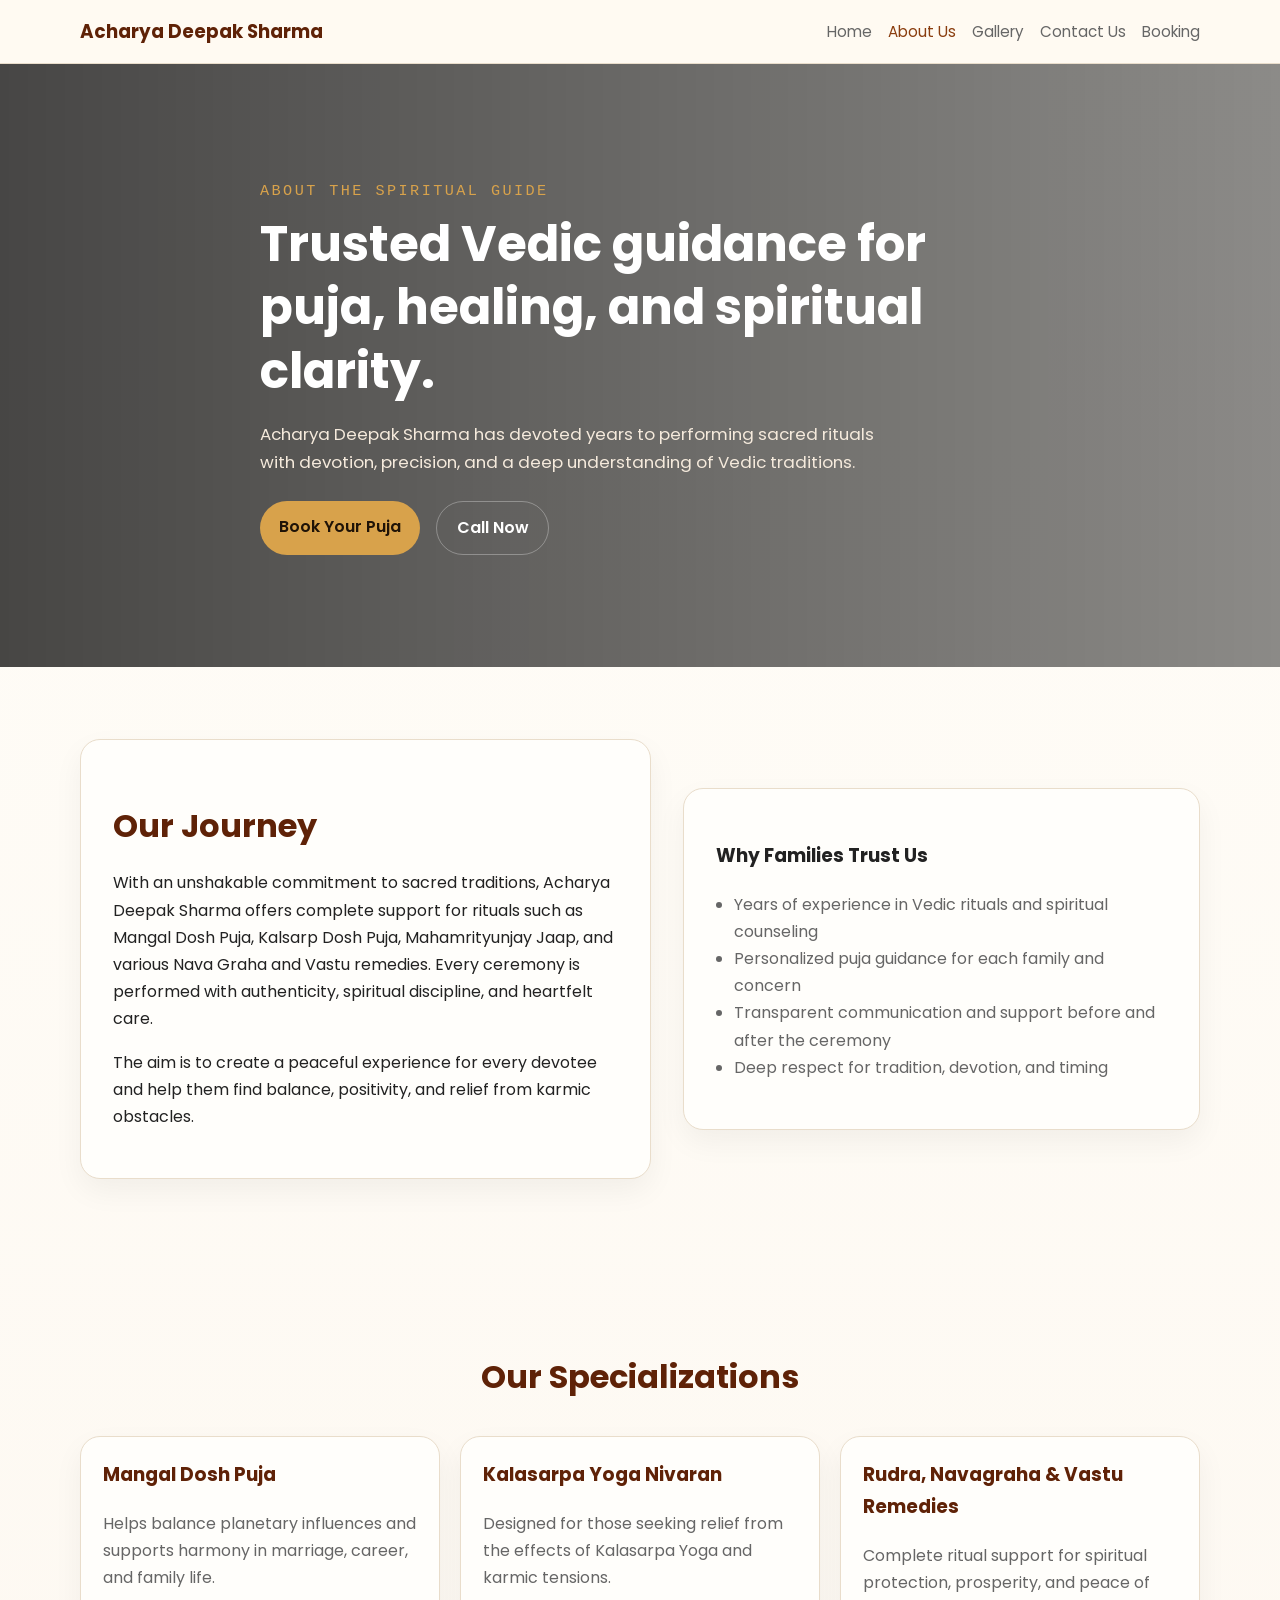
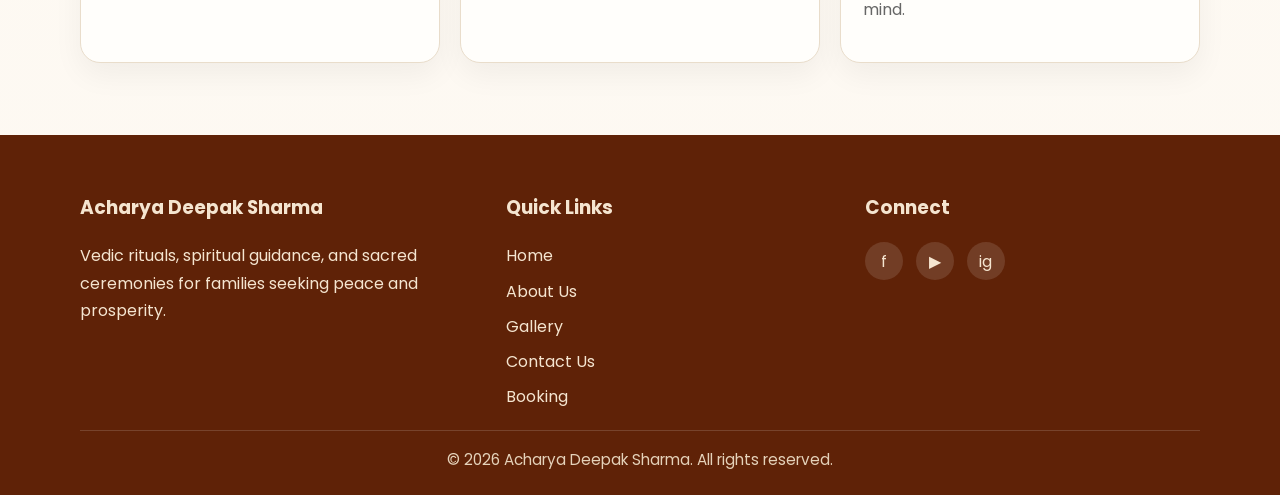
<file: about.html>
<!DOCTYPE html>
<html lang="en">
  <head>
    <meta charset="UTF-8" />
    <meta name="viewport" content="width=device-width, initial-scale=1.0" />
    <title>About Us | Acharya Deepak Sharma</title>
    <meta name="description" content="Learn about Acharya Deepak Sharma and his spiritual journey in Vedic rituals, puja, and karmic healing." />
    <link rel="preconnect" href="https://fonts.googleapis.com" />
    <link rel="preconnect" href="https://fonts.gstatic.com" crossorigin />
    <link href="https://fonts.googleapis.com/css2?family=Poppins:wght@300;400;500;600;700&display=swap" rel="stylesheet" />
    <link rel="stylesheet" href="styles.css" />
  </head>
  <body>
    <header class="site-header">
      <div class="container nav-bar">
        <a class="brand" href="index.html">Acharya Deepak Sharma</a>
        <nav class="nav-links">
          <a href="index.html">Home</a>
          <a class="active" href="about.html">About Us</a>
          <a href="gallery.html">Gallery</a>
          <a href="contact.html">Contact Us</a>
          <a href="booking.html">Booking</a>
        </nav>
      </div>
    </header>

    <main>
      <section class="hero">
        <div class="container hero-content">
          <kbd>About the Spiritual Guide</kbd>
          <h1>Trusted Vedic guidance for puja, healing, and spiritual clarity.</h1>
          <p>Acharya Deepak Sharma has devoted years to performing sacred rituals with devotion, precision, and a deep understanding of Vedic traditions.</p>
          <div class="btn-row">
            <a class="btn btn-primary" href="booking.html">Book Your Puja</a>
            <a class="btn btn-secondary" href="tel:+917000040335">Call Now</a>
          </div>
        </div>
      </section>

      <section class="section">
        <div class="container grid-2">
          <div class="card about-card">
            <h2 class="section-title" style="text-align:left; margin-bottom:1rem;">Our Journey</h2>
            <p>With an unshakable commitment to sacred traditions, Acharya Deepak Sharma offers complete support for rituals such as Mangal Dosh Puja, Kalsarp Dosh Puja, Mahamrityunjay Jaap, and various Nava Graha and Vastu remedies. Every ceremony is performed with authenticity, spiritual discipline, and heartfelt care.</p>
            <p style="margin-top:1rem;">The aim is to create a peaceful experience for every devotee and help them find balance, positivity, and relief from karmic obstacles.</p>
          </div>
          <div class="card about-card">
            <h3>Why Families Trust Us</h3>
            <ul>
              <li>Years of experience in Vedic rituals and spiritual counseling</li>
              <li>Personalized puja guidance for each family and concern</li>
              <li>Transparent communication and support before and after the ceremony</li>
              <li>Deep respect for tradition, devotion, and timing</li>
            </ul>
          </div>
        </div>
      </section>

      <section class="section">
        <div class="container">
          <h2 class="section-title">Our Specializations</h2>
          <div class="services-grid">
            <div class="service-card">
              <h3>Mangal Dosh Puja</h3>
              <p>Helps balance planetary influences and supports harmony in marriage, career, and family life.</p>
            </div>
            <div class="service-card">
              <h3>Kalasarpa Yoga Nivaran</h3>
              <p>Designed for those seeking relief from the effects of Kalasarpa Yoga and karmic tensions.</p>
            </div>
            <div class="service-card">
              <h3>Rudra, Navagraha & Vastu Remedies</h3>
              <p>Complete ritual support for spiritual protection, prosperity, and peace of mind.</p>
            </div>
          </div>
        </div>
      </section>
    </main>

    <footer class="site-footer">
      <div class="container footer-grid">
        <div>
          <h3>Acharya Deepak Sharma</h3>
          <p>Vedic rituals, spiritual guidance, and sacred ceremonies for families seeking peace and prosperity.</p>
        </div>
        <div>
          <h3>Quick Links</h3>
          <div class="footer-links">
            <a href="index.html">Home</a>
            <a href="about.html">About Us</a>
            <a href="gallery.html">Gallery</a>
            <a href="contact.html">Contact Us</a>
            <a href="booking.html">Booking</a>
          </div>
        </div>
        <div>
          <h3>Connect</h3>
          <div class="social-links">
            <a href="https://www.facebook.com/share/v/16dz82LTVd/?mibextid=wwXIfr" target="_blank" rel="noreferrer">f</a>
            <a href="https://www.youtube.com/@P.deepaksharma9977" target="_blank" rel="noreferrer">▶</a>
            <a href="https://www.instagram.com/p.deepak_sharma_/profilecard/?igsh=MWM0aHFzY3FvYmhjMQ%3D%3D" target="_blank" rel="noreferrer">ig</a>
          </div>
        </div>
      </div>
      <div class="container copyright">© 2026 Acharya Deepak Sharma. All rights reserved.</div>
    </footer>

    <script src="script.js"></script>
  </body>
</html>
</file>
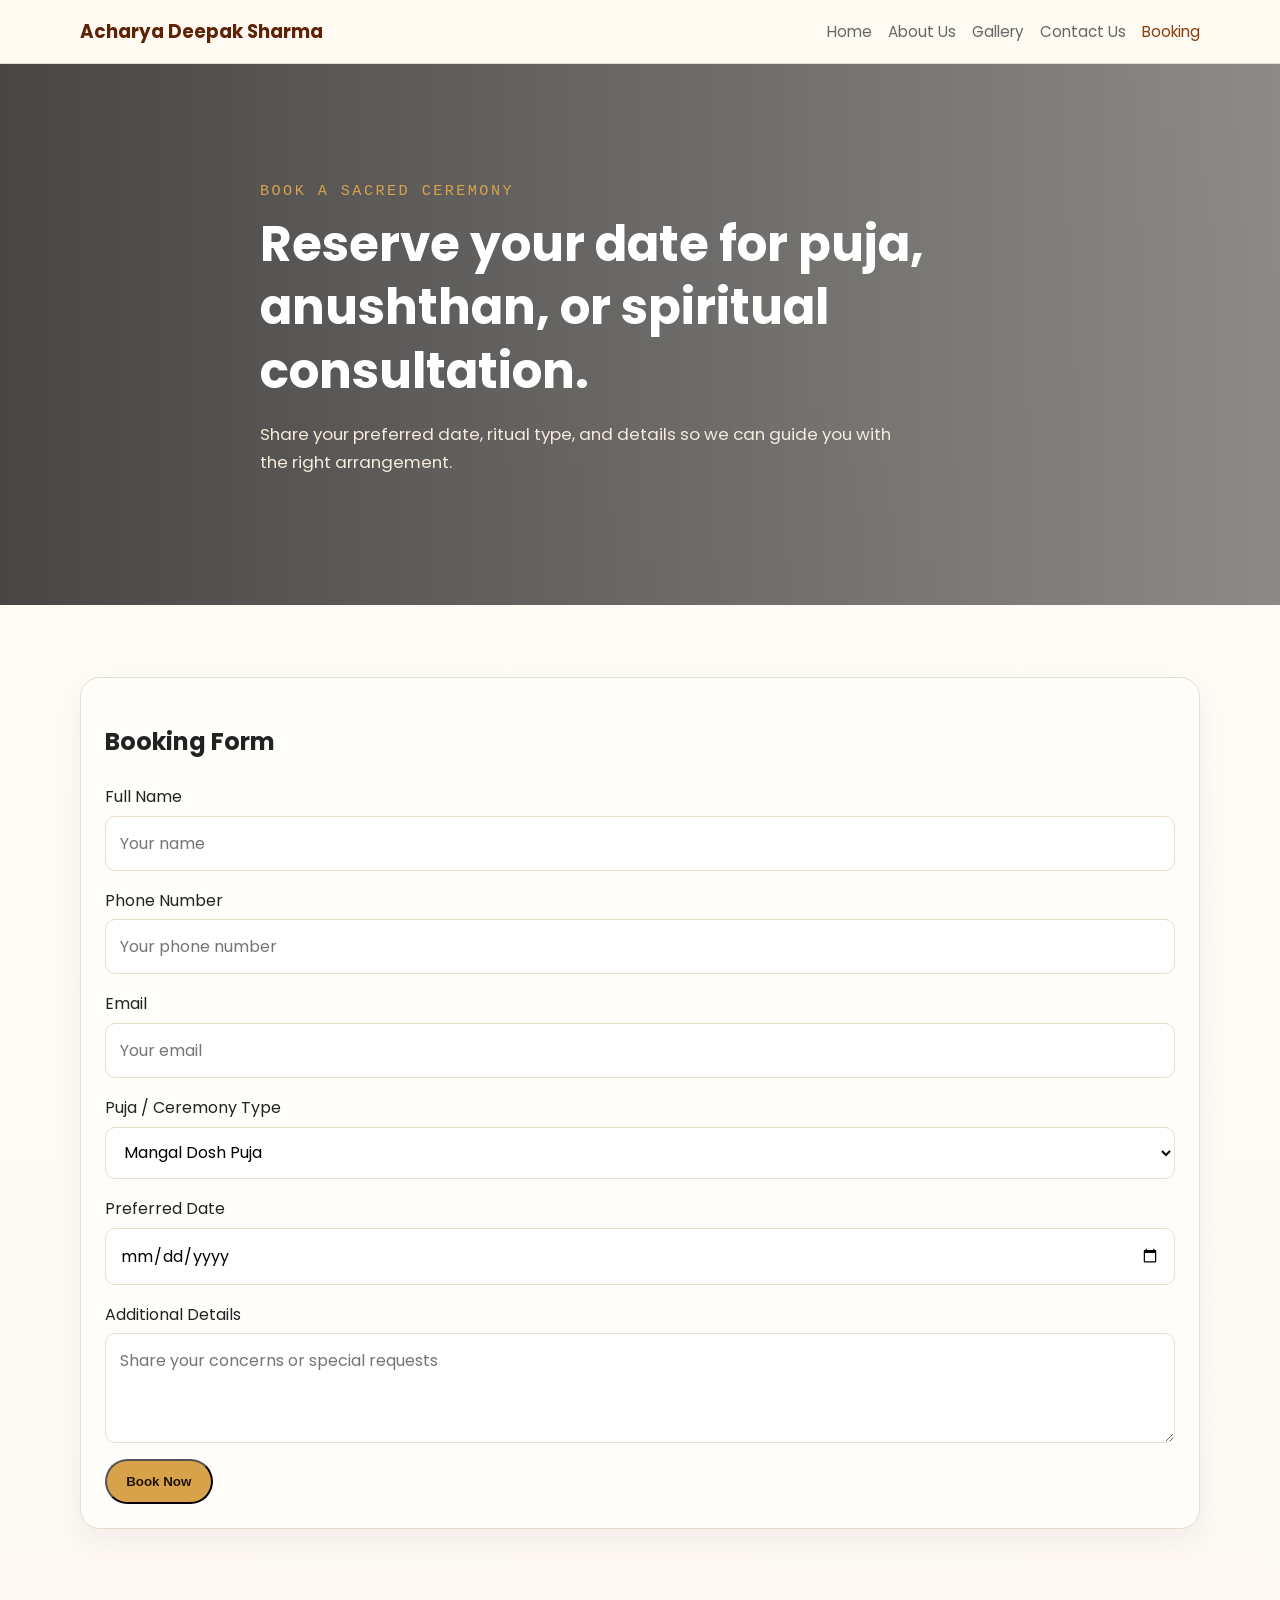
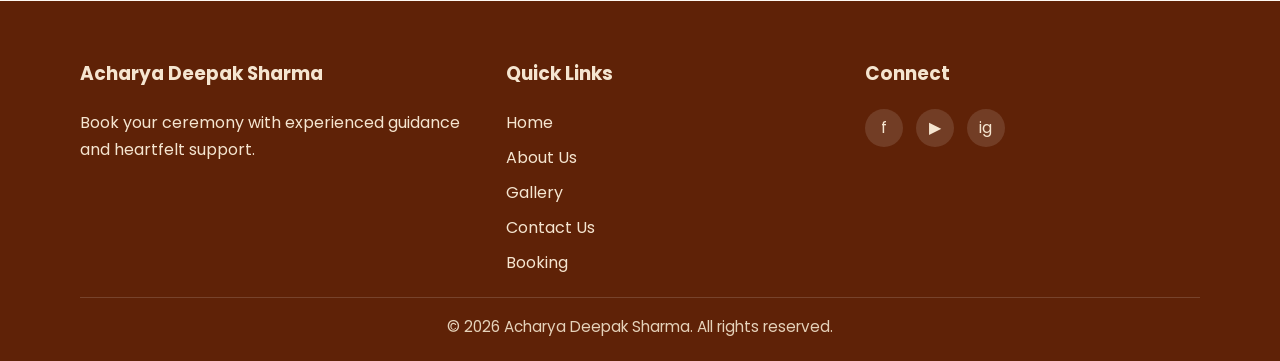
<file: booking.html>
<!DOCTYPE html>
<html lang="en">
  <head>
    <meta charset="UTF-8" />
    <meta name="viewport" content="width=device-width, initial-scale=1.0" />
    <title>Booking | Acharya Deepak Sharma</title>
    <meta name="description" content="Book your puja, consultation, or spiritual ceremony with Acharya Deepak Sharma." />
    <link rel="preconnect" href="https://fonts.googleapis.com" />
    <link rel="preconnect" href="https://fonts.gstatic.com" crossorigin />
    <link href="https://fonts.googleapis.com/css2?family=Poppins:wght@300;400;500;600;700&display=swap" rel="stylesheet" />
    <link rel="stylesheet" href="styles.css" />
  </head>
  <body>
    <header class="site-header">
      <div class="container nav-bar">
        <a class="brand" href="index.html">Acharya Deepak Sharma</a>
        <nav class="nav-links">
          <a href="index.html">Home</a>
          <a href="about.html">About Us</a>
          <a href="gallery.html">Gallery</a>
          <a href="contact.html">Contact Us</a>
          <a class="active" href="booking.html">Booking</a>
        </nav>
      </div>
    </header>

    <main>
      <section class="hero">
        <div class="container hero-content">
          <kbd>Book a Sacred Ceremony</kbd>
          <h1>Reserve your date for puja, anushthan, or spiritual consultation.</h1>
          <p>Share your preferred date, ritual type, and details so we can guide you with the right arrangement.</p>
        </div>
      </section>

      <section class="section">
        <div class="container">
          <div class="booking-card">
            <h2>Booking Form</h2>
            <form data-form>
              <div class="form-group">
                <label for="name">Full Name</label>
                <input id="name" name="name" placeholder="Your name" required />
              </div>
              <div class="form-group">
                <label for="phone">Phone Number</label>
                <input id="phone" name="phone" placeholder="Your phone number" required />
              </div>
              <div class="form-group">
                <label for="email">Email</label>
                <input id="email" name="email" type="email" placeholder="Your email" />
              </div>
              <div class="form-group">
                <label for="puja">Puja / Ceremony Type</label>
                <select id="puja" name="puja">
                  <option>Mangal Dosh Puja</option>
                  <option>Kalsarp Dosh Puja</option>
                  <option>Mahamrityunjay Jaap</option>
                  <option>Navagraha Shanti</option>
                  <option>Vastu / Rudra / Other</option>
                </select>
              </div>
              <div class="form-group">
                <label for="date">Preferred Date</label>
                <input id="date" name="date" type="date" />
              </div>
              <div class="form-group">
                <label for="message">Additional Details</label>
                <textarea id="message" name="message" placeholder="Share your concerns or special requests"></textarea>
              </div>
              <button class="btn btn-primary" type="submit">Book Now</button>
            </form>
          </div>
        </div>
      </section>
    </main>

    <footer class="site-footer">
      <div class="container footer-grid">
        <div>
          <h3>Acharya Deepak Sharma</h3>
          <p>Book your ceremony with experienced guidance and heartfelt support.</p>
        </div>
        <div>
          <h3>Quick Links</h3>
          <div class="footer-links">
            <a href="index.html">Home</a>
            <a href="about.html">About Us</a>
            <a href="gallery.html">Gallery</a>
            <a href="contact.html">Contact Us</a>
            <a href="booking.html">Booking</a>
          </div>
        </div>
        <div>
          <h3>Connect</h3>
          <div class="social-links">
            <a href="https://www.facebook.com/share/v/16dz82LTVd/?mibextid=wwXIfr" target="_blank" rel="noreferrer">f</a>
            <a href="https://www.youtube.com/@P.deepaksharma9977" target="_blank" rel="noreferrer">▶</a>
            <a href="https://www.instagram.com/p.deepak_sharma_/profilecard/?igsh=MWM0aHFzY3FvYmhjMQ%3D%3D" target="_blank" rel="noreferrer">ig</a>
          </div>
        </div>
      </div>
      <div class="container copyright">© 2026 Acharya Deepak Sharma. All rights reserved.</div>
    </footer>

    <script src="script.js"></script>
  </body>
</html>
</file>
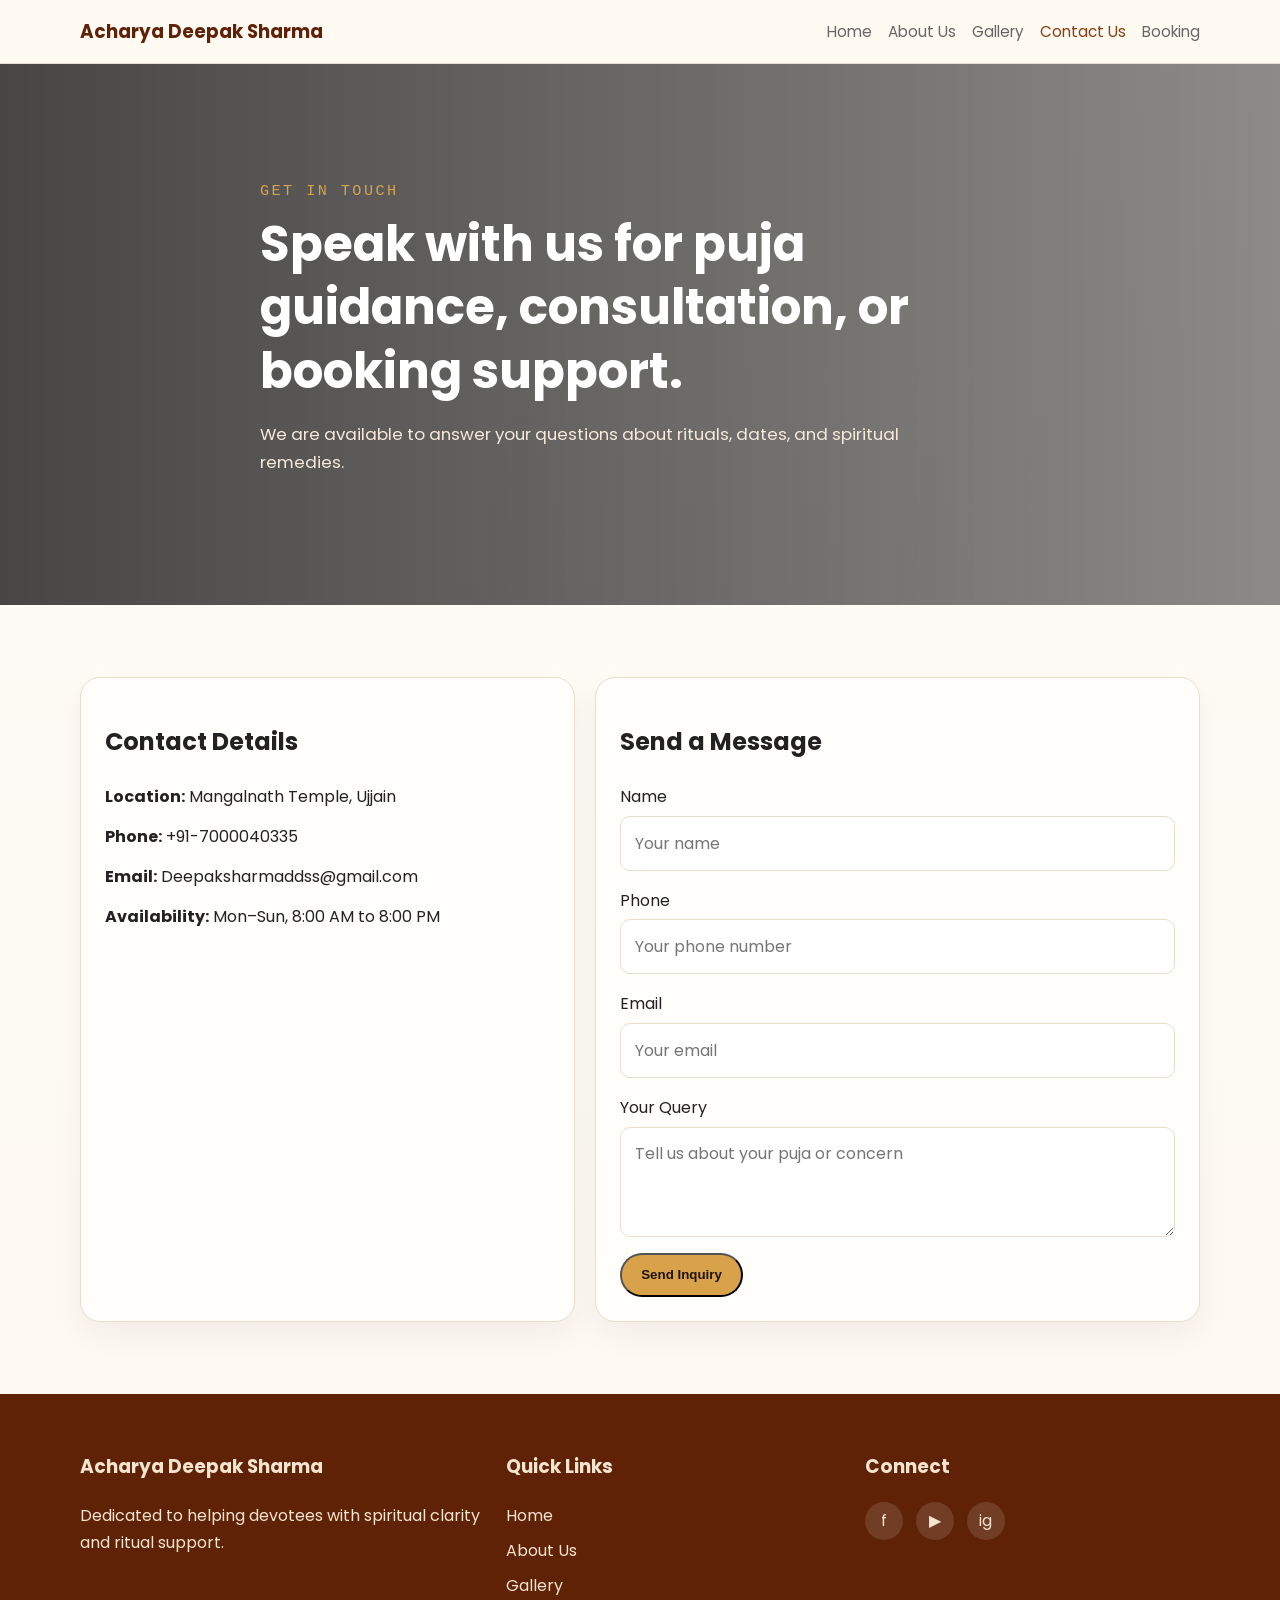
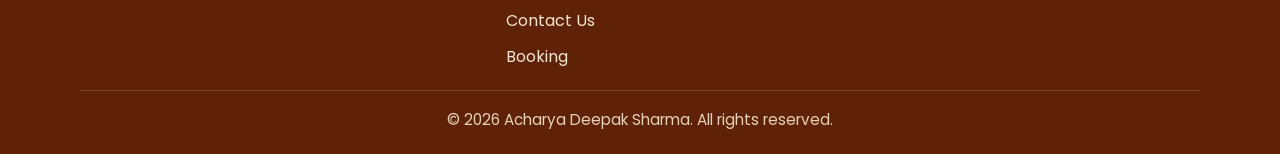
<file: contact.html>
<!DOCTYPE html>
<html lang="en">
  <head>
    <meta charset="UTF-8" />
    <meta name="viewport" content="width=device-width, initial-scale=1.0" />
    <title>Contact Us | Acharya Deepak Sharma</title>
    <meta name="description" content="Contact Acharya Deepak Sharma for puja guidance, consultation, and booking support." />
    <link rel="preconnect" href="https://fonts.googleapis.com" />
    <link rel="preconnect" href="https://fonts.gstatic.com" crossorigin />
    <link href="https://fonts.googleapis.com/css2?family=Poppins:wght@300;400;500;600;700&display=swap" rel="stylesheet" />
    <link rel="stylesheet" href="styles.css" />
  </head>
  <body>
    <header class="site-header">
      <div class="container nav-bar">
        <a class="brand" href="index.html">Acharya Deepak Sharma</a>
        <nav class="nav-links">
          <a href="index.html">Home</a>
          <a href="about.html">About Us</a>
          <a href="gallery.html">Gallery</a>
          <a class="active" href="contact.html">Contact Us</a>
          <a href="booking.html">Booking</a>
        </nav>
      </div>
    </header>

    <main>
      <section class="hero">
        <div class="container hero-content">
          <kbd>Get in touch</kbd>
          <h1>Speak with us for puja guidance, consultation, or booking support.</h1>
          <p>We are available to answer your questions about rituals, dates, and spiritual remedies.</p>
        </div>
      </section>

      <section class="section">
        <div class="container contact-grid">
          <div class="contact-card">
            <h2>Contact Details</h2>
            <div class="contact-list">
              <div><strong>Location:</strong> Mangalnath Temple, Ujjain</div>
              <div><strong>Phone:</strong> <a href="tel:+917000040335">+91-7000040335</a></div>
              <div><strong>Email:</strong> <a href="mailto:Deepaksharmaddss@gmail.com">Deepaksharmaddss@gmail.com</a></div>
              <div><strong>Availability:</strong> Mon–Sun, 8:00 AM to 8:00 PM</div>
            </div>
          </div>
          <div class="contact-card">
            <h2>Send a Message</h2>
            <form data-form>
              <div class="form-group">
                <label for="name">Name</label>
                <input id="name" name="name" placeholder="Your name" required />
              </div>
              <div class="form-group">
                <label for="phone">Phone</label>
                <input id="phone" name="phone" placeholder="Your phone number" required />
              </div>
              <div class="form-group">
                <label for="email">Email</label>
                <input id="email" name="email" type="email" placeholder="Your email" />
              </div>
              <div class="form-group">
                <label for="message">Your Query</label>
                <textarea id="message" name="message" placeholder="Tell us about your puja or concern"></textarea>
              </div>
              <button class="btn btn-primary" type="submit">Send Inquiry</button>
            </form>
          </div>
        </div>
      </section>
    </main>

    <footer class="site-footer">
      <div class="container footer-grid">
        <div>
          <h3>Acharya Deepak Sharma</h3>
          <p>Dedicated to helping devotees with spiritual clarity and ritual support.</p>
        </div>
        <div>
          <h3>Quick Links</h3>
          <div class="footer-links">
            <a href="index.html">Home</a>
            <a href="about.html">About Us</a>
            <a href="gallery.html">Gallery</a>
            <a href="contact.html">Contact Us</a>
            <a href="booking.html">Booking</a>
          </div>
        </div>
        <div>
          <h3>Connect</h3>
          <div class="social-links">
            <a href="https://www.facebook.com/share/v/16dz82LTVd/?mibextid=wwXIfr" target="_blank" rel="noreferrer">f</a>
            <a href="https://www.youtube.com/@P.deepaksharma9977" target="_blank" rel="noreferrer">▶</a>
            <a href="https://www.instagram.com/p.deepak_sharma_/profilecard/?igsh=MWM0aHFzY3FvYmhjMQ%3D%3D" target="_blank" rel="noreferrer">ig</a>
          </div>
        </div>
      </div>
      <div class="container copyright">© 2026 Acharya Deepak Sharma. All rights reserved.</div>
    </footer>

    <script src="script.js"></script>
  </body>
</html>
</file>
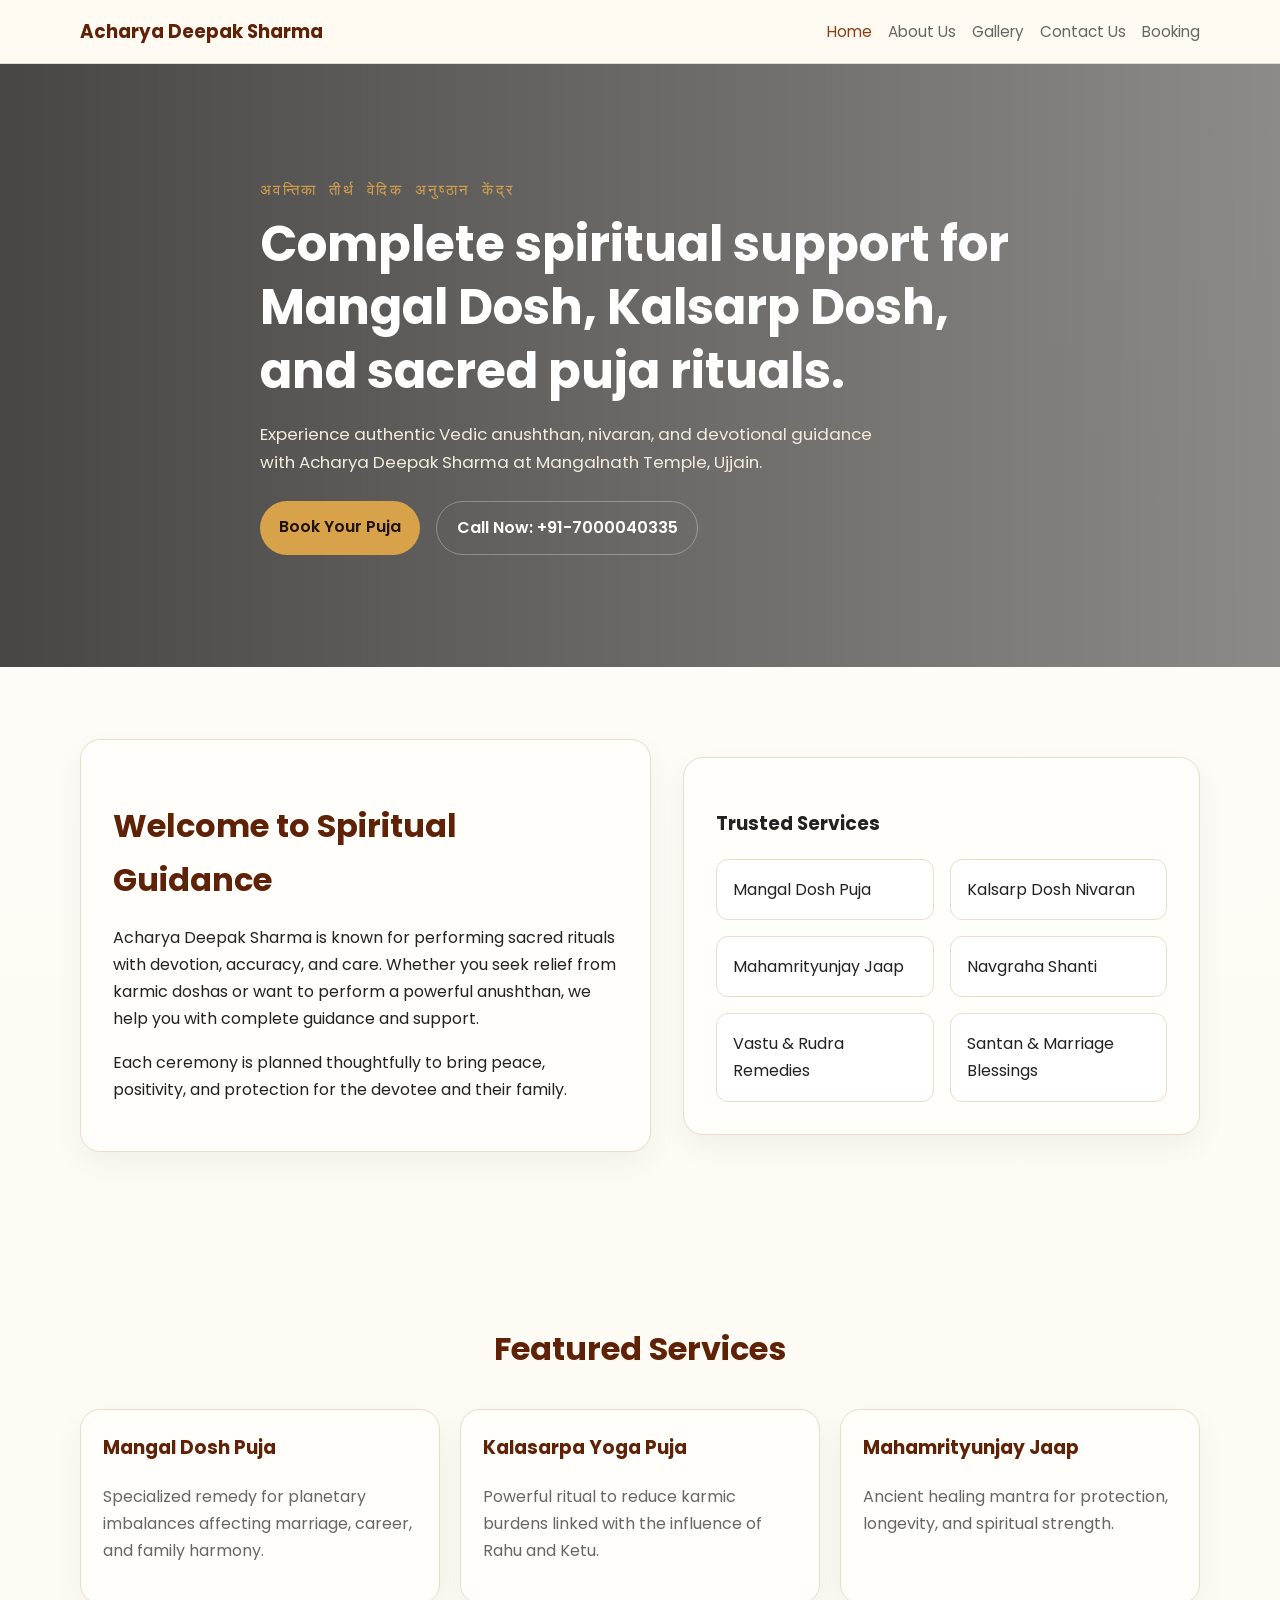
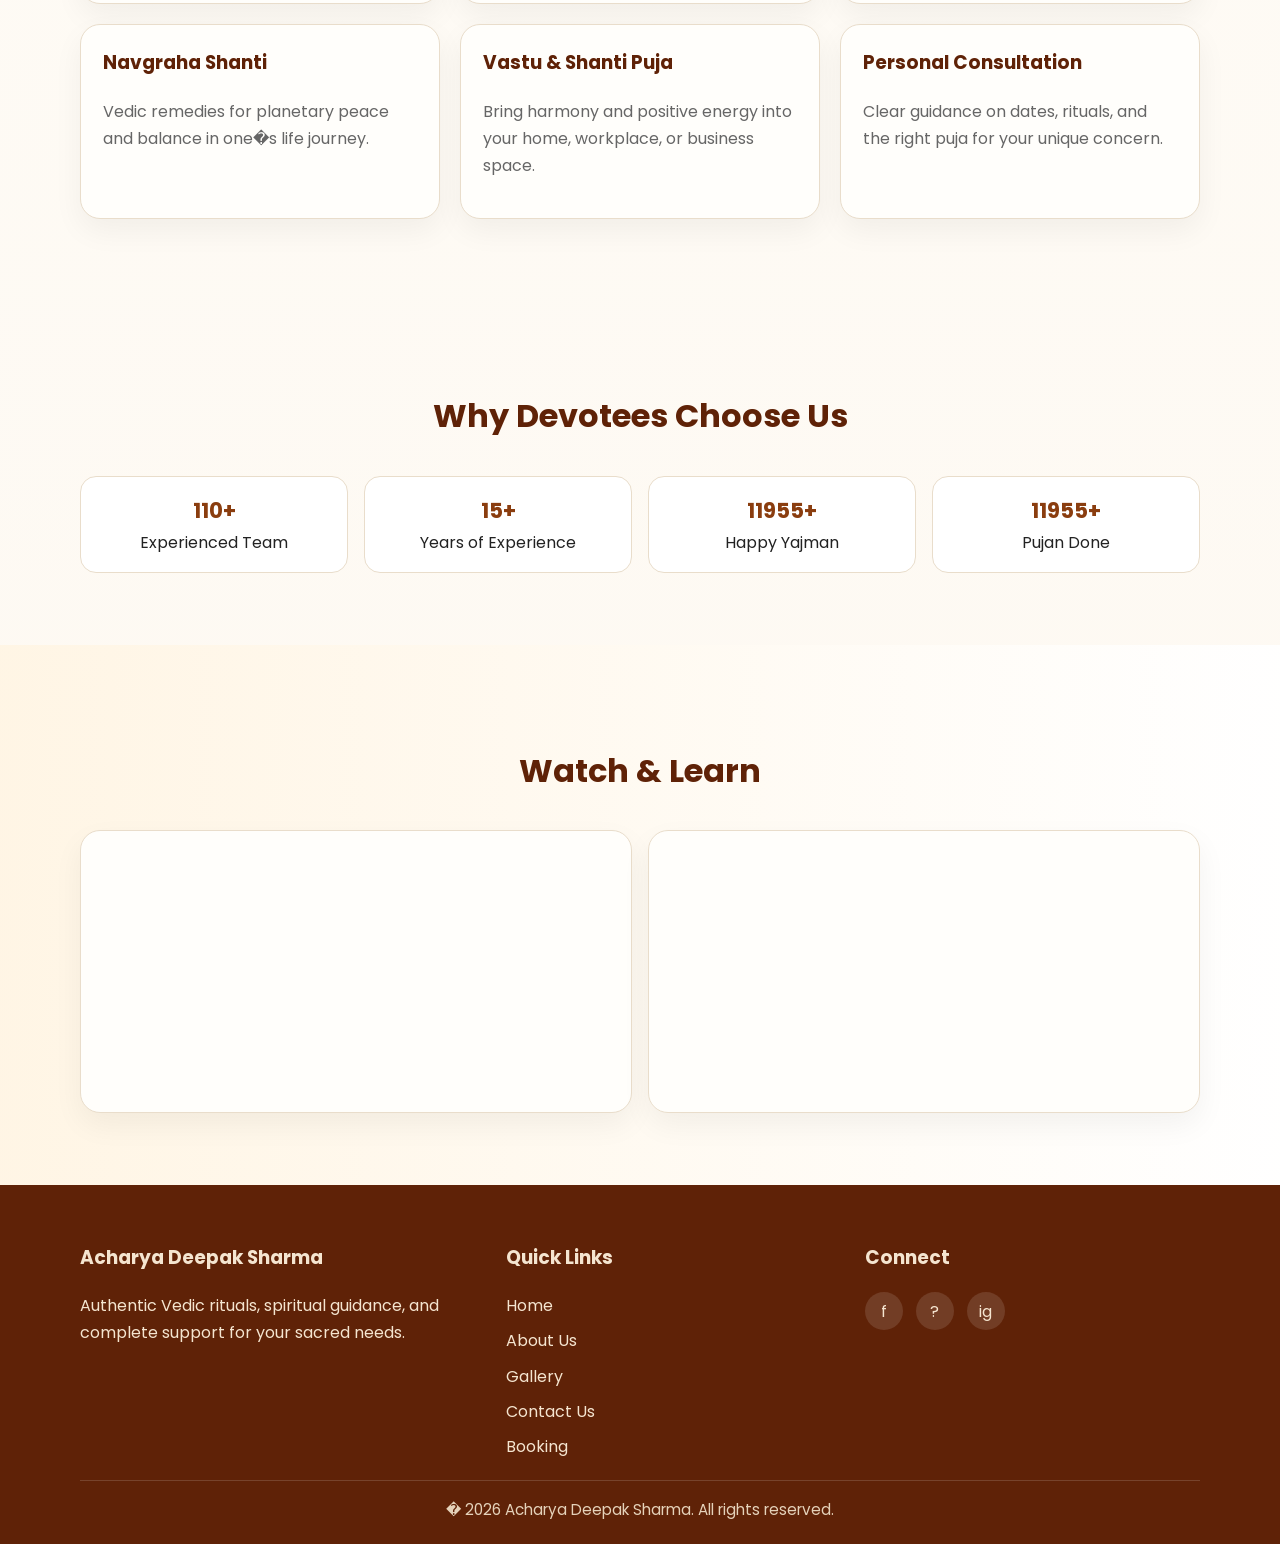
<file: indx.html>
<!DOCTYPE html>
<html lang="en">
  <head>
    <meta charset="UTF-8" />
    <meta name="viewport" content="width=device-width, initial-scale=1.0" />
    <title>Mangal Dosh Kalsarp Puja | Acharya Deepak Sharma</title>
    <meta name="description" content="Complete spiritual website for Mangal Dosh, Kalsarp Puja, Mahamrityunjay Jaap, and sacred Vedic rituals by Acharya Deepak Sharma." />
    <link rel="preconnect" href="https://fonts.googleapis.com" />
    <link rel="preconnect" href="https://fonts.gstatic.com" crossorigin />
    <link href="https://fonts.googleapis.com/css2?family=Poppins:wght@300;400;500;600;700&display=swap" rel="stylesheet" />
    <link rel="stylesheet" href="styles.css" />
  </head>
  <body>
    <header class="site-header">
      <div class="container nav-bar">
        <a class="brand" href="index.html">Acharya Deepak Sharma</a>
        <nav class="nav-links">
          <a class="active" href="index.html">Home</a>
          <a href="about.html">About Us</a>
          <a href="gallery.html">Gallery</a>
          <a href="contact.html">Contact Us</a>
          <a href="booking.html">Booking</a>
        </nav>
      </div>
    </header>

    <main>
      <section class="hero">
        <div class="container hero-content">
          <kbd>अवन्तिका तीर्थ वेदिक अनुष्ठान केंद्र</kbd>
          <h1>Complete spiritual support for Mangal Dosh, Kalsarp Dosh, and sacred puja rituals.</h1>
          <p>Experience authentic Vedic anushthan, nivaran, and devotional guidance with Acharya Deepak Sharma at Mangalnath Temple, Ujjain.</p>
          <div class="btn-row">
            <a class="btn btn-primary" href="booking.html">Book Your Puja</a>
            <a class="btn btn-secondary" href="tel:+917000040335">Call Now: +91-7000040335</a>
          </div>
        </div>
      </section>
 

      <section class="section">
        <div class="container grid-2">
          <div class="card about-card">
            <h2 class="section-title" style="text-align:left; margin-bottom:1rem;">Welcome to Spiritual Guidance</h2>
            <p>Acharya Deepak Sharma is known for performing sacred rituals with devotion, accuracy, and care. Whether you seek relief from karmic doshas or want to perform a powerful anushthan, we help you with complete guidance and support.</p>
            <p style="margin-top:1rem;">Each ceremony is planned thoughtfully to bring peace, positivity, and protection for the devotee and their family.</p>
          </div>
          <div class="card about-card">
            <h3>Trusted Services</h3>
            <div class="puja-list">
              <div class="puja-item">Mangal Dosh Puja</div>
              <div class="puja-item">Kalsarp Dosh Nivaran</div>
              <div class="puja-item">Mahamrityunjay Jaap</div>
              <div class="puja-item">Navgraha Shanti</div>
              <div class="puja-item">Vastu & Rudra Remedies</div>
              <div class="puja-item">Santan & Marriage Blessings</div>
            </div>
          </div>
        </div>
      </section>

      <section class="section">
        <div class="container">
          <h2 class="section-title">Featured Services</h2>
          <div class="services-grid">
            <div class="service-card">
              <h3>Mangal Dosh Puja</h3>
              <p>Specialized remedy for planetary imbalances affecting marriage, career, and family harmony.</p>
            </div>
            <div class="service-card">
              <h3>Kalasarpa Yoga Puja</h3>
              <p>Powerful ritual to reduce karmic burdens linked with the influence of Rahu and Ketu.</p>
            </div>
            <div class="service-card">
              <h3>Mahamrityunjay Jaap</h3>
              <p>Ancient healing mantra for protection, longevity, and spiritual strength.</p>
            </div>
            <div class="service-card">
              <h3>Navgraha Shanti</h3>
              <p>Vedic remedies for planetary peace and balance in one�s life journey.</p>
            </div>
            <div class="service-card">
              <h3>Vastu & Shanti Puja</h3>
              <p>Bring harmony and positive energy into your home, workplace, or business space.</p>
            </div>
            <div class="service-card">
              <h3>Personal Consultation</h3>
              <p>Clear guidance on dates, rituals, and the right puja for your unique concern.</p>
            </div>
          </div>
        </div>
      </section>

      <section class="section">
        <div class="container">
          <h2 class="section-title">Why Devotees Choose Us</h2>
          <div class="stats">
            <div class="stat"><strong>110+</strong><span>Experienced Team</span></div>
            <div class="stat"><strong>15+</strong><span>Years of Experience</span></div>
            <div class="stat"><strong>11955+</strong><span>Happy Yajman</span></div>
            <div class="stat"><strong>11955+</strong><span>Pujan Done</span></div>
          </div>
        </div>
      </section>

      <section class="section video-section">
        <div class="container">
          <h2 class="section-title">Watch & Learn</h2>
          <div class="video-grid">
            <div class="card video-card">
              <iframe src="https://www.youtube.com/embed/2Vv-BfVoq4g" title="Spiritual guidance video" allowfullscreen></iframe>
            </div>
            <div class="card video-card">
              <iframe src="https://www.youtube.com/embed/ScMzIvxBSi4" title="Puja ceremony video" allowfullscreen></iframe>
            </div>
          </div>
        </div>
      </section>
    </main>

    <footer class="site-footer">
      <div class="container footer-grid">
        <div>
          <h3>Acharya Deepak Sharma</h3>
          <p>Authentic Vedic rituals, spiritual guidance, and complete support for your sacred needs.</p>
        </div>
        <div>
          <h3>Quick Links</h3>
          <div class="footer-links">
            <a href="index.html">Home</a>
            <a href="about.html">About Us</a>
            <a href="gallery.html">Gallery</a>
            <a href="contact.html">Contact Us</a>
            <a href="booking.html">Booking</a>
          </div>
        </div>
        <div>
          <h3>Connect</h3>
          <div class="social-links">
            <a href="https://www.facebook.com/share/v/16dz82LTVd/?mibextid=wwXIfr" target="_blank" rel="noreferrer">f</a>
            <a href="https://www.youtube.com/@P.deepaksharma9977" target="_blank" rel="noreferrer">?</a>
            <a href="https://www.instagram.com/p.deepak_sharma_/profilecard/?igsh=MWM0aHFzY3FvYmhjMQ%3D%3D" target="_blank" rel="noreferrer">ig</a>
          </div>
        </div>
      </div>
      <div class="container copyright">� 2026 Acharya Deepak Sharma. All rights reserved.</div>
    </footer>

    <script src="script.js"></script>
  </body>
</html>
</file>
<file: styles.css>
:root {
  --primary: #8a3d0f;
  --primary-dark: #5f2207;
  --accent: #d8a24b;
  --text: #222;
  --muted: #666;
  --bg: #fdf8f1;
  --card: #fffefb;
  --border: #e9ddcb;
}

* { box-sizing: border-box; }
html { scroll-behavior: smooth; }
body {
  margin: 0;
  font-family: 'Poppins', 'Segoe UI', sans-serif;
  color: var(--text);
  background: linear-gradient(180deg, #fffdf8 0%, var(--bg) 100%);
  line-height: 1.7;
}
.gerely{
    /* display: flex;
    flex-wrap: wrap;
    justify-content: center;
    justify-items: center;
    gap: 1rem;
    padding: 2rem 0;
    width: 300px;
    height: auto; */
        font-family: Poppins,Noto Sans Devanagari,sans-serif;
    line-height: 1.6;
    color: #333;
    margin: 0;
    padding: 0;
    box-sizing: border-box;
    display: grid;
    gap: 1.5rem;
    grid-template-columns: repeat(auto-fill,minmax(150px,1fr));
}
.section-description{
        font-family: Poppins,Noto Sans Devanagari,sans-serif;
    line-height: 1.6;
    color: #333;
    margin: 0;
    box-sizing: border-box;
    padding: 3px 0;
    background: #fff;
}
.about-content{
        --fa-style-family-brands: "Font Awesome 6 Brands";
    --fa-font-brands: normal 400 1em/1 "Font Awesome 6 Brands";
    --fa-font-regular: normal 400 1em/1 "Font Awesome 6 Free";
    --fa-style-family-classic: "Font Awesome 6 Free";
    --fa-font-solid: normal 900 1em/1 "Font Awesome 6 Free";
    --primary-color: #FF7722;
    --secondary-color: #FFD700;
    --accent-color: #800000;
    --light-bg: #FFF8F0;
    --dark-bg: #4B2C20;
    --white: #FFFFFF;
    --text-dark: #333333;
    --text-light: #777777;
    --transition: all 0.3s ease;
    --shadow: 0 5px 15px rgba(0, 0, 0, 0.1);
    --border-radius: 8px;
    font-family: 'Poppins', sans-serif;
    line-height: 1.6;
    color: var(--text-dark);
    margin: 0;
    box-sizing: border-box;
    padding: 3rem 0;
    background-color: var(--white)
}
a { color: inherit; text-decoration: none; }
img { width: 100%; display: block; object-fit: cover; }
.container { width: min(1120px, calc(100% - 2rem)); margin: 0 auto; }
.site-header {
  position: sticky;
  top: 0;
  z-index: 20;
  background: rgba(255, 250, 242, 0.95);
  backdrop-filter: blur(8px);
  border-bottom: 1px solid var(--border);
}
.nav-bar {
  display: flex;
  align-items: center;
  justify-content: space-between;
  padding: 1rem 0;
  gap: 1rem;
}
.brand {
  font-size: 1.15rem;
  font-weight: 700;
  color: var(--primary-dark);
}
.nav-links { display: flex; flex-wrap: wrap; gap: 1rem; }
.nav-links a {
  font-size: 0.95rem;
  color: var(--muted);
  transition: color .2s ease;
}
.nav-links a:hover,
.nav-links a.active {
  color: var(--primary);
}
.hero {
  background: linear-gradient(90deg, rgba(0,0,0,.72), rgba(0,0,0,.45)), url('https://images.unsplash.com/photo-1506126613408-eca07ce68773?auto=format&fit=crop&w=1600&q=80') center/cover;
  color: white;
  padding: 7rem 0;
}
.hero-content { max-width: 760px; }
.hero kbd { font-size: 0.95rem; color: var(--accent); letter-spacing: .16em; text-transform: uppercase; }
.hero h1 {
  font-size: clamp(2rem, 3.8vw, 3.2rem);
  line-height: 1.3;
  margin: 0.5rem 0 1rem;
}
.hero p { font-size: 1.05rem; color: #f5eadc; max-width: 650px; }
.btn-row { display: flex; flex-wrap: wrap; gap: 1rem; margin-top: 1.5rem; }
.btn {
  display: inline-block;
  padding: 0.8rem 1.2rem;
  border-radius: 999px;
  font-weight: 600;
  transition: transform .2s ease, box-shadow .2s ease;
}
.btn:hover { transform: translateY(-2px); }
.btn-primary { background: var(--accent); color: #1f1307; }
.btn-secondary { border: 1px solid rgba(255,255,255,.3); color: white; }
.section { padding: 4.5rem 0; }
.section-title {
  text-align: center;
  font-size: 2rem;
  color: var(--primary-dark);
  margin-bottom: 2rem;
}
.grid-2 { display: grid; grid-template-columns: 1.05fr 0.95fr; gap: 2rem; align-items: center; }
.card, .service-card, .gallery-card, .contact-card, .booking-card {
  background: var(--card);
  border: 1px solid var(--border);
  border-radius: 20px;
  box-shadow: 0 12px 30px rgba(0,0,0,.05);
}
.about-card { padding: 2rem; }
.about-card ul { padding-left: 1.1rem; color: var(--muted); }
.stats {
  display: grid;
  grid-template-columns: repeat(4, minmax(0, 1fr));
  gap: 1rem;
  margin-top: 1.5rem;
}
.stat { background: #fff; border: 1px solid var(--border); border-radius: 16px; padding: 1rem; text-align: center; }
.stat strong { display: block; font-size: 1.35rem; color: var(--primary); }
.services-grid {
  display: grid;
  grid-template-columns: repeat(3, minmax(0, 1fr));
  gap: 1.25rem;
}
.service-card { padding: 1.4rem; }
.service-card h3 { color: var(--primary-dark); margin-top: 0; }
.service-card p { color: var(--muted); }
.puja-list {
  display: grid;
  grid-template-columns: repeat(2, minmax(0, 1fr));
  gap: 1rem;
  margin-top: 1rem;
}
.puja-item { background: #fff; border: 1px solid var(--border); border-radius: 12px; padding: 1rem; }
.gallery-grid { display: grid; grid-template-columns: repeat(3, minmax(0, 1fr)); gap: 1rem; }
.gallery-card { overflow: hidden; }
.gallery-card img { height: 220px; }
.gallery-card .gallery-body { padding: 1rem; }
.video-section { background: linear-gradient(90deg, rgba(255,245,228,0.95), rgba(255,255,255,0.95)); }
.video-grid { display: grid; grid-template-columns: repeat(2, minmax(0, 1fr)); gap: 1rem; }
.video-card { padding: 1rem; }
.video-card iframe { width: 100%; min-height: 240px; border: 0; border-radius: 14px; }
.contact-grid { display: grid; grid-template-columns: 0.9fr 1.1fr; gap: 1.25rem; }
.contact-card, .booking-card { padding: 1.5rem; }
.contact-list { display: grid; gap: .8rem; margin-top: 1rem; }
.form-group { display: flex; flex-direction: column; gap: .35rem; margin-bottom: 1rem; }
.form-group input,
.form-group select,
.form-group textarea {
  border: 1px solid var(--border);
  border-radius: 10px;
  padding: 0.8rem 0.9rem;
  font: inherit;
  background: #fff;
}
.form-group textarea { min-height: 110px; resize: vertical; }
.form-note { color: var(--muted); font-size: 0.9rem; }
.site-footer {
  background: var(--primary-dark);
  color: #f5e5d0;
  padding: 2.4rem 0 1.4rem;
}
.footer-grid { display: grid; grid-template-columns: 1.2fr 1fr 1fr; gap: 1.5rem; }
.footer-links { display: grid; gap: .5rem; }
.footer-links a { color: #f5e5d0; }
.social-links { display: flex; gap: .8rem; flex-wrap: wrap; }
.social-links a { display: inline-flex; align-items: center; justify-content: center; width: 38px; height: 38px; border-radius: 50%; background: rgba(255,255,255,.12); }
.copyright { padding-top: 1rem; margin-top: 1.25rem; border-top: 1px solid rgba(255,255,255,.15); text-align: center; color: #e5d2ba; font-size: .95rem; }
@media (max-width: 900px) {
  .grid-2, .contact-grid, .footer-grid, .video-grid { grid-template-columns: 1fr; }
  .services-grid, .gallery-grid, .stats { grid-template-columns: repeat(2, minmax(0, 1fr)); }
  .puja-list { grid-template-columns: 1fr; }
}
@media (max-width: 640px) {
  .nav-bar { flex-direction: column; align-items: flex-start; }
  .hero { padding: 5rem 0; }
  .services-grid, .gallery-grid, .stats { grid-template-columns: 1fr; }
}
</file>
